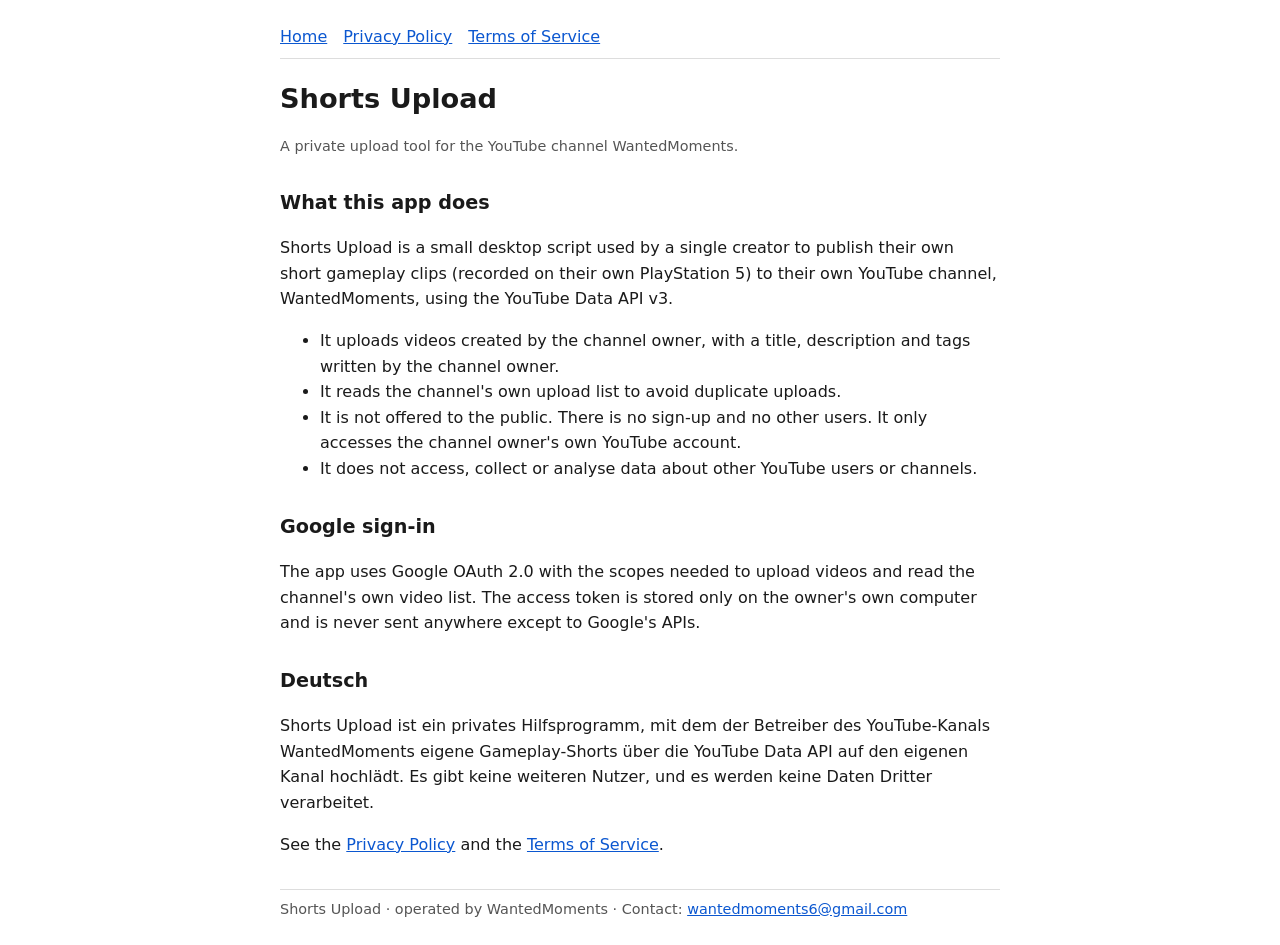
<file: index.html>
<!doctype html>
<html lang="en">
<head>
<meta charset="utf-8">
<meta name="viewport" content="width=device-width, initial-scale=1">
<title>Shorts Upload</title>
<link rel="stylesheet" href="style.css">
</head>
<body>
<nav><a href="./">Home</a><a href="privacy.html">Privacy Policy</a><a href="terms.html">Terms of Service</a></nav>
<h1>Shorts Upload</h1>
<p class="muted">A private upload tool for the YouTube channel WantedMoments.</p>

<h2>What this app does</h2>
<p>Shorts Upload is a small desktop script used by a single creator to publish their own short gameplay clips (recorded on their own PlayStation 5) to their own YouTube channel, WantedMoments, using the YouTube Data API v3.</p>
<ul>
<li>It uploads videos created by the channel owner, with a title, description and tags written by the channel owner.</li>
<li>It reads the channel's own upload list to avoid duplicate uploads.</li>
<li>It is not offered to the public. There is no sign-up and no other users. It only accesses the channel owner's own YouTube account.</li>
<li>It does not access, collect or analyse data about other YouTube users or channels.</li>
</ul>

<h2>Google sign-in</h2>
<p>The app uses Google OAuth 2.0 with the scopes needed to upload videos and read the channel's own video list. The access token is stored only on the owner's own computer and is never sent anywhere except to Google's APIs.</p>

<h2>Deutsch</h2>
<p>Shorts Upload ist ein privates Hilfsprogramm, mit dem der Betreiber des YouTube-Kanals WantedMoments eigene Gameplay-Shorts über die YouTube Data API auf den eigenen Kanal hochlädt. Es gibt keine weiteren Nutzer, und es werden keine Daten Dritter verarbeitet.</p>

<p>See the <a href="privacy.html">Privacy Policy</a> and the <a href="terms.html">Terms of Service</a>.</p>
<footer class="muted">Shorts Upload · operated by WantedMoments · Contact: <a href="mailto:wantedmoments6@gmail.com">wantedmoments6@gmail.com</a></footer>
</body>
</html>
</file>
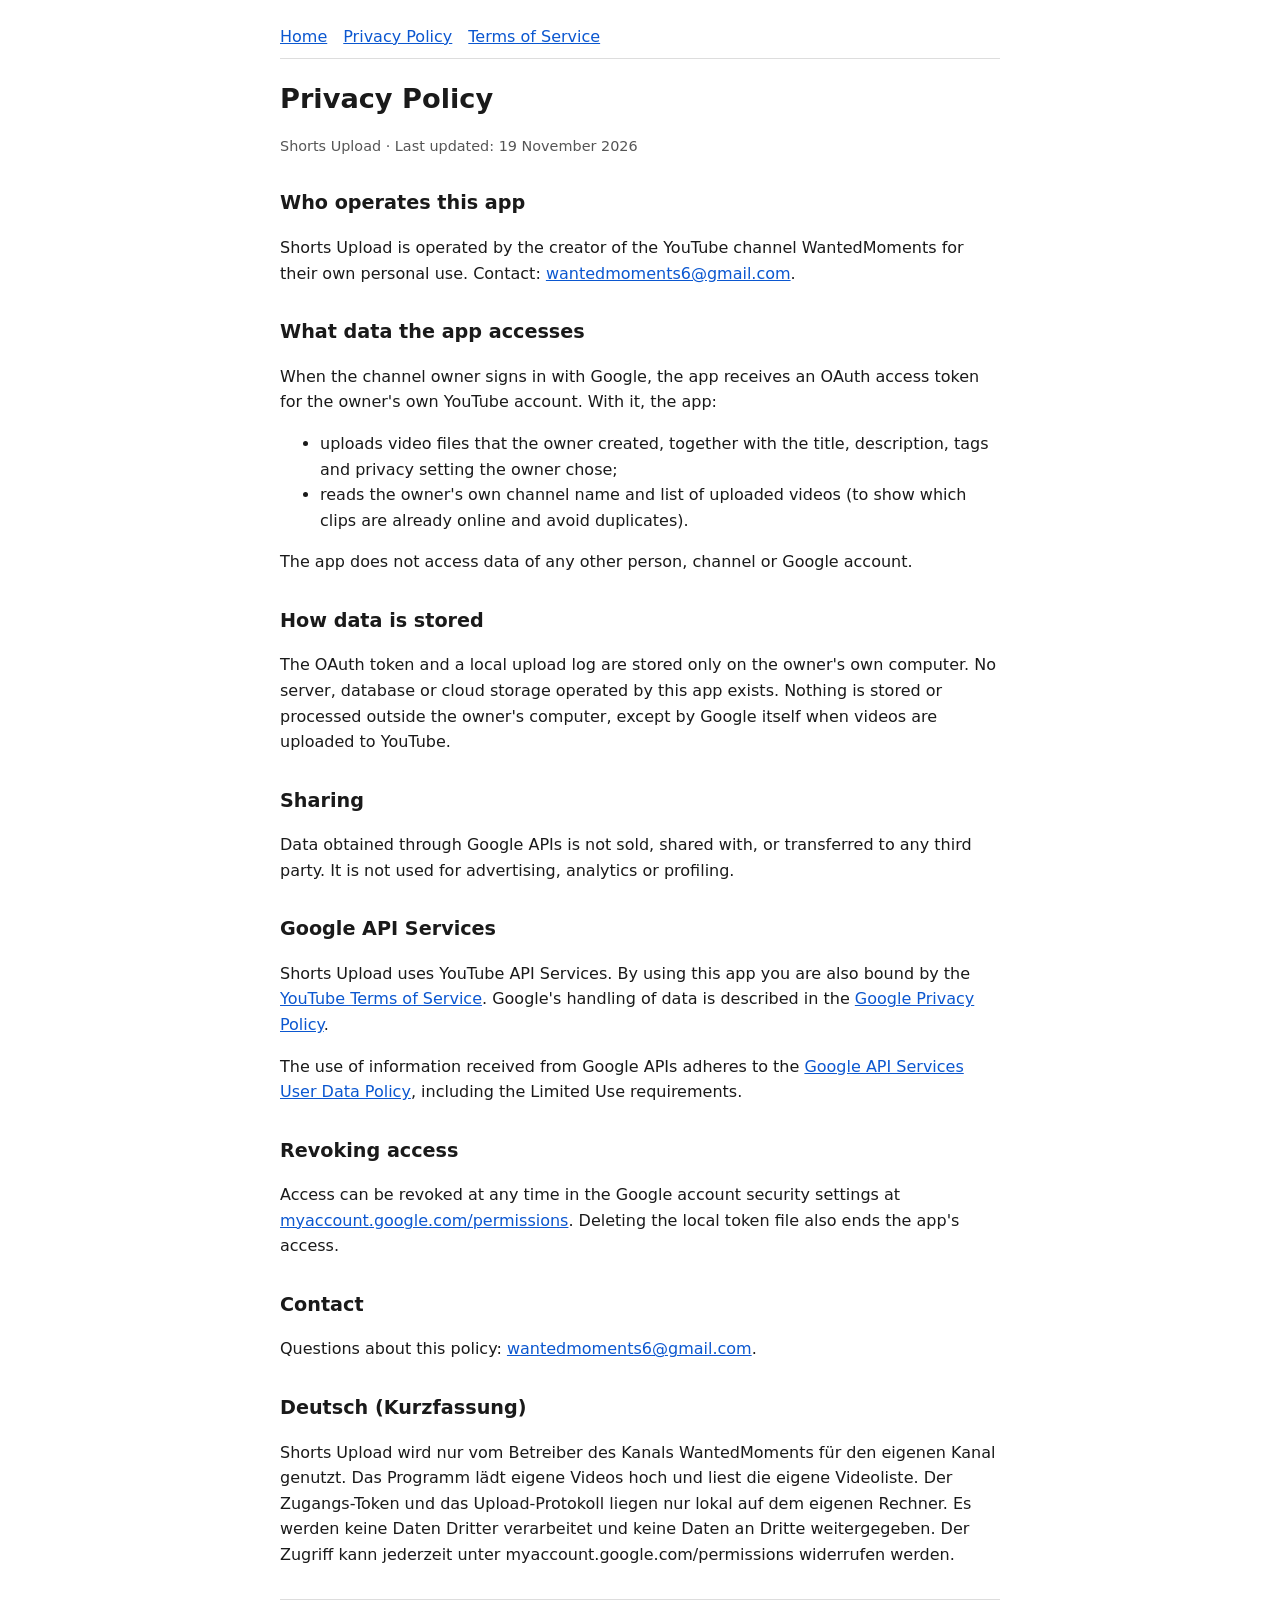
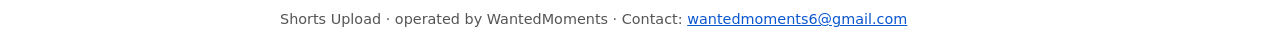
<file: privacy.html>
<!doctype html>
<html lang="en">
<head>
<meta charset="utf-8">
<meta name="viewport" content="width=device-width, initial-scale=1">
<title>Privacy Policy</title>
<link rel="stylesheet" href="style.css">
</head>
<body>
<nav><a href="./">Home</a><a href="privacy.html">Privacy Policy</a><a href="terms.html">Terms of Service</a></nav>
<h1>Privacy Policy</h1>
<p class="muted">Shorts Upload · Last updated: 19 November 2026</p>

<h2>Who operates this app</h2>
<p>Shorts Upload is operated by the creator of the YouTube channel WantedMoments for their own personal use. Contact: <a href="mailto:wantedmoments6@gmail.com">wantedmoments6@gmail.com</a>.</p>

<h2>What data the app accesses</h2>
<p>When the channel owner signs in with Google, the app receives an OAuth access token for the owner's own YouTube account. With it, the app:</p>
<ul>
<li>uploads video files that the owner created, together with the title, description, tags and privacy setting the owner chose;</li>
<li>reads the owner's own channel name and list of uploaded videos (to show which clips are already online and avoid duplicates).</li>
</ul>
<p>The app does not access data of any other person, channel or Google account.</p>

<h2>How data is stored</h2>
<p>The OAuth token and a local upload log are stored only on the owner's own computer. No server, database or cloud storage operated by this app exists. Nothing is stored or processed outside the owner's computer, except by Google itself when videos are uploaded to YouTube.</p>

<h2>Sharing</h2>
<p>Data obtained through Google APIs is not sold, shared with, or transferred to any third party. It is not used for advertising, analytics or profiling.</p>

<h2>Google API Services</h2>
<p>Shorts Upload uses YouTube API Services. By using this app you are also bound by the <a href="https://www.youtube.com/t/terms">YouTube Terms of Service</a>. Google's handling of data is described in the <a href="https://policies.google.com/privacy">Google Privacy Policy</a>.</p>
<p>The use of information received from Google APIs adheres to the <a href="https://developers.google.com/terms/api-services-user-data-policy">Google API Services User Data Policy</a>, including the Limited Use requirements.</p>

<h2>Revoking access</h2>
<p>Access can be revoked at any time in the Google account security settings at <a href="https://myaccount.google.com/permissions">myaccount.google.com/permissions</a>. Deleting the local token file also ends the app's access.</p>

<h2>Contact</h2>
<p>Questions about this policy: <a href="mailto:wantedmoments6@gmail.com">wantedmoments6@gmail.com</a>.</p>

<h2>Deutsch (Kurzfassung)</h2>
<p>Shorts Upload wird nur vom Betreiber des Kanals WantedMoments für den eigenen Kanal genutzt. Das Programm lädt eigene Videos hoch und liest die eigene Videoliste. Der Zugangs-Token und das Upload-Protokoll liegen nur lokal auf dem eigenen Rechner. Es werden keine Daten Dritter verarbeitet und keine Daten an Dritte weitergegeben. Der Zugriff kann jederzeit unter myaccount.google.com/permissions widerrufen werden.</p>
<footer class="muted">Shorts Upload · operated by WantedMoments · Contact: <a href="mailto:wantedmoments6@gmail.com">wantedmoments6@gmail.com</a></footer>
</body>
</html>
</file>
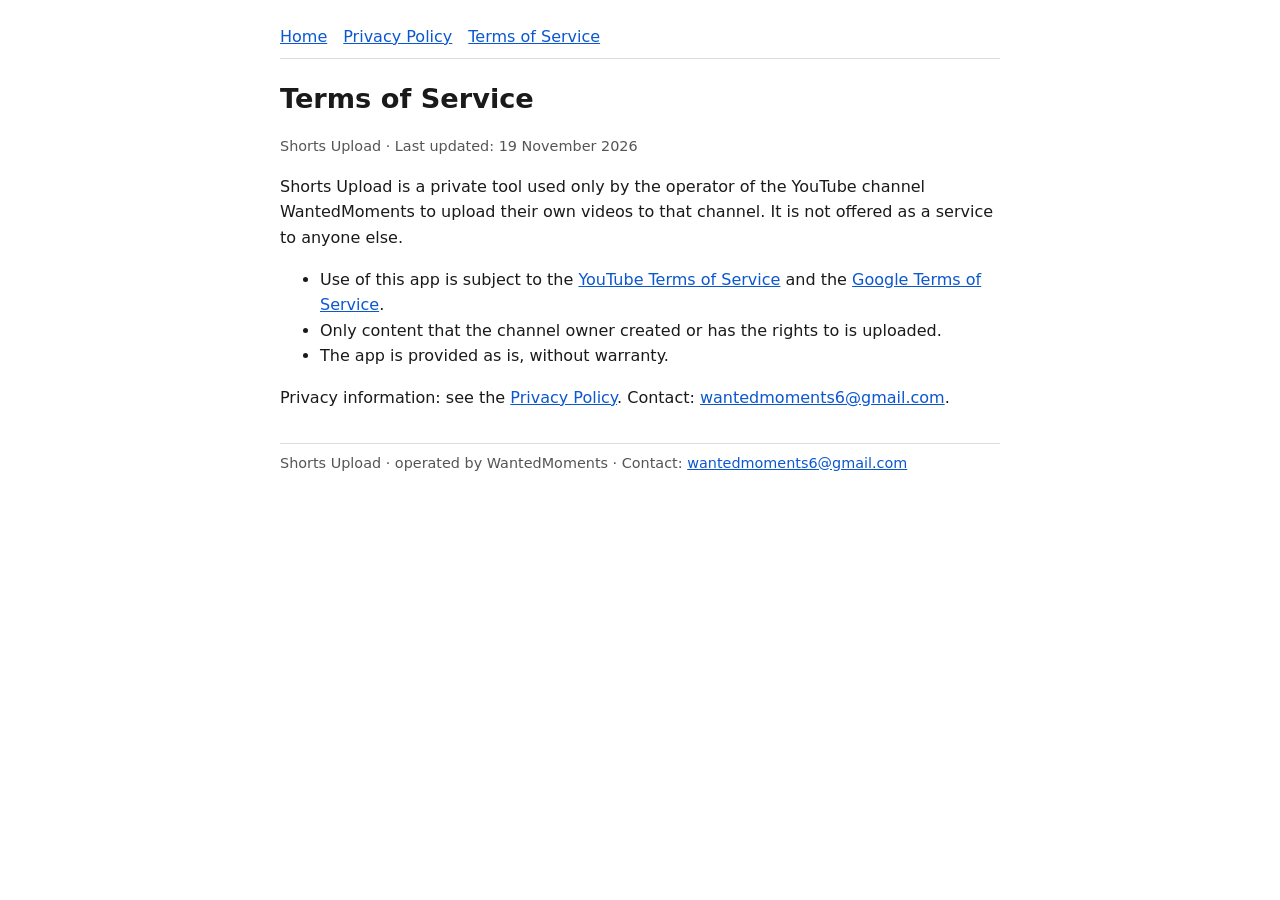
<file: terms.html>
<!doctype html>
<html lang="en">
<head>
<meta charset="utf-8">
<meta name="viewport" content="width=device-width, initial-scale=1">
<title>Terms of Service</title>
<link rel="stylesheet" href="style.css">
</head>
<body>
<nav><a href="./">Home</a><a href="privacy.html">Privacy Policy</a><a href="terms.html">Terms of Service</a></nav>
<h1>Terms of Service</h1>
<p class="muted">Shorts Upload · Last updated: 19 November 2026</p>
<p>Shorts Upload is a private tool used only by the operator of the YouTube channel WantedMoments to upload their own videos to that channel. It is not offered as a service to anyone else.</p>
<ul>
<li>Use of this app is subject to the <a href="https://www.youtube.com/t/terms">YouTube Terms of Service</a> and the <a href="https://policies.google.com/terms">Google Terms of Service</a>.</li>
<li>Only content that the channel owner created or has the rights to is uploaded.</li>
<li>The app is provided as is, without warranty.</li>
</ul>
<p>Privacy information: see the <a href="privacy.html">Privacy Policy</a>. Contact: <a href="mailto:wantedmoments6@gmail.com">wantedmoments6@gmail.com</a>.</p>
<footer class="muted">Shorts Upload · operated by WantedMoments · Contact: <a href="mailto:wantedmoments6@gmail.com">wantedmoments6@gmail.com</a></footer>
</body>
</html>
</file>
<file: style.css>
:root{--bg:#fff;--fg:#1a1a1a;--muted:#555;--link:#0b57d0;--line:#ddd}
@media (prefers-color-scheme:dark){:root{--bg:#121212;--fg:#eee;--muted:#aaa;--link:#8ab4f8;--line:#333}}
body{background:var(--bg);color:var(--fg);font:16px/1.6 system-ui,-apple-system,"Segoe UI",Roboto,sans-serif;max-width:720px;margin:0 auto;padding:24px 16px}
a{color:var(--link)}h1{font-size:1.7rem;margin-bottom:.2em}h2{font-size:1.2rem;margin-top:1.6em}
nav{border-bottom:1px solid var(--line);padding-bottom:8px;margin-bottom:16px}nav a{margin-right:16px}
.muted{color:var(--muted);font-size:.9rem}footer{border-top:1px solid var(--line);margin-top:32px;padding-top:8px}
</file>
